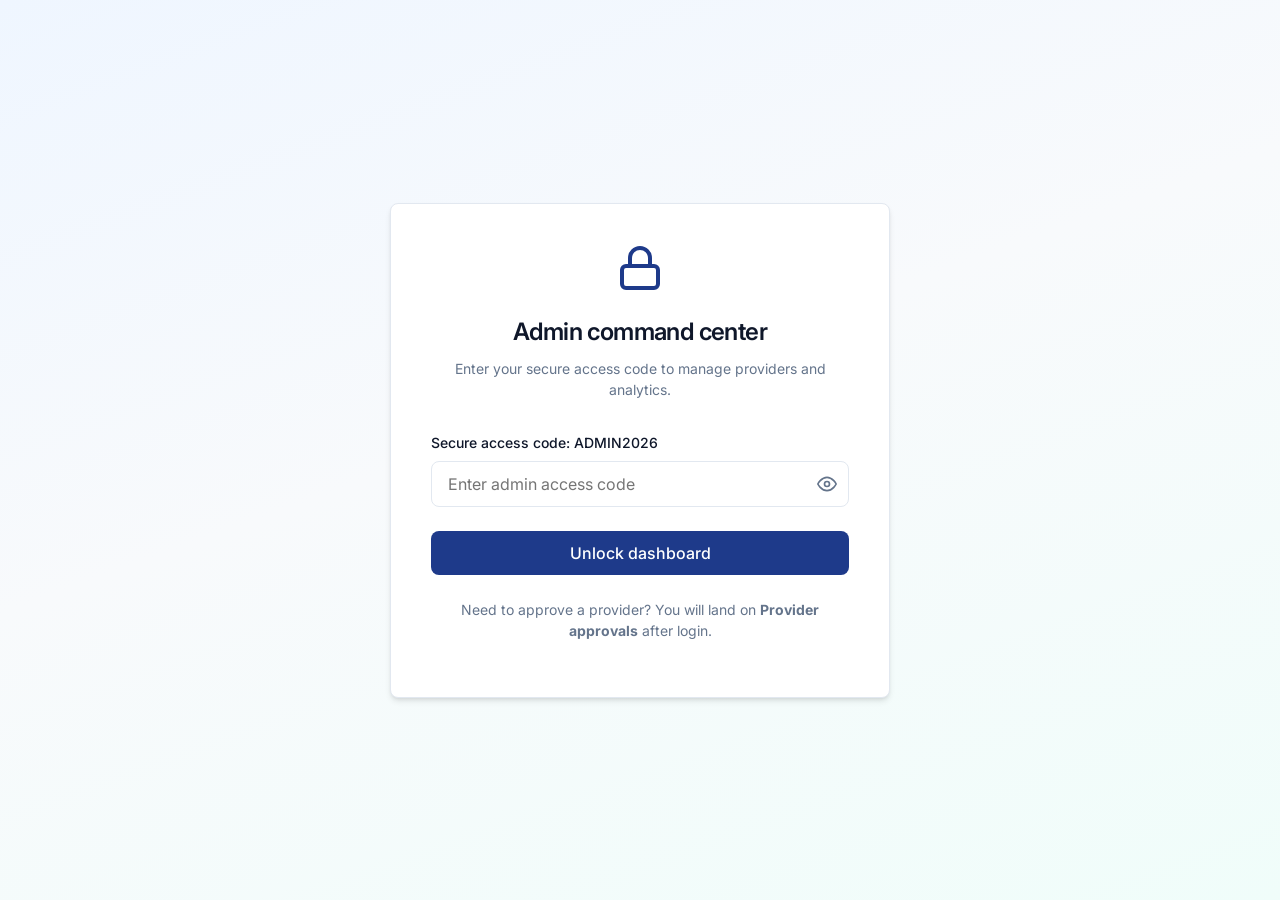
<file: dashboard/admin_login.html>
<!DOCTYPE html>
<html lang="en">
<head>
    <meta charset="UTF-8">
    <meta name="viewport" content="width=device-width, initial-scale=1.0">
    <title>Admin Login — ChaguoAI</title>
    <link href="https://fonts.googleapis.com/css2?family=Inter:wght@400;500;600&display=swap" rel="stylesheet">
    <link rel="stylesheet" href="/static/css/style.css">
    <script>
        (function() {
            const theme = localStorage.getItem('theme') || 'light';
            document.documentElement.setAttribute('data-theme', theme);
        })();
    </script>
</head>
<body class="auth-page">
    <div class="auth-wrapper">
        <div class="card">
            <div class="brand-header">
                <svg viewBox="0 0 24 24" fill="none" stroke="currentColor" stroke-width="2" aria-hidden="true">
                    <rect x="3" y="11" width="18" height="11" rx="2" ry="2"></rect>
                    <path d="M7 11V7a5 5 0 0 1 10 0v4"></path>
                </svg>
                <h1>Admin command center</h1>
                <p>Enter your secure access code to manage providers and analytics.</p>
            </div>

            <div id="alert-box" class="alert" style="display: none;" role="alert"></div>

            <form id="admin-login-form">
                <div class="form-group">
                    <label for="access_code">Secure access code: ADMIN2026</label>
                    <div style="position: relative; display: flex; align-items: center;">
                        <input type="password" id="access_code" name="access_code" placeholder="Enter admin access code" required autocomplete="current-password" style="padding-right: 2.5rem; width: 100%;">
                        <button type="button" class="password-toggle" onclick="togglePasswordVisibility('access_code')" style="position: absolute; right: 0.75rem; background: none; border: none; cursor: pointer; padding: 0; display: flex; align-items: center; color: var(--text-muted);">
                            <svg class="eye-icon" width="20" height="20" viewBox="0 0 24 24" fill="none" stroke="currentColor" stroke-width="2" stroke-linecap="round" stroke-linejoin="round"><path d="M1 12s4-8 11-8 11 8 11 8-4 8-11 8-11-8-11-8z"/><circle cx="12" cy="12" r="3"/></svg>
                        </button>
                    </div>
                </div>
                <button type="submit" class="btn btn-primary btn-block">Unlock dashboard</button>
            </form>

            <p class="auth-footer-text">
                Need to approve a provider? You will land on <strong>Provider approvals</strong> after login.
            </p>
        </div>
    </div>

    <script>
        function togglePasswordVisibility(id) {
            const input = document.getElementById(id);
            const btn = input.nextElementSibling;
            if (input.type === 'password') {
                input.type = 'text';
                btn.innerHTML = `<svg class="eye-off-icon" width="20" height="20" viewBox="0 0 24 24" fill="none" stroke="currentColor" stroke-width="2" stroke-linecap="round" stroke-linejoin="round"><path d="M17.94 17.94A10.07 10.07 0 0 1 12 20c-7 0-11-8-11-8a18.45 18.45 0 0 1 5.06-5.94M9.9 4.24A9.12 9.12 0 0 1 12 4c7 0 11 8 11 8a18.5 18.5 0 0 1-2.16 3.19m-6.72-1.07a3 3 0 1 1-4.24-4.24"/><line x1="1" y1="1" x2="23" y2="23"/></svg>`;
            } else {
                input.type = 'password';
                btn.innerHTML = `<svg class="eye-icon" width="20" height="20" viewBox="0 0 24 24" fill="none" stroke="currentColor" stroke-width="2" stroke-linecap="round" stroke-linejoin="round"><path d="M1 12s4-8 11-8 11 8 11 8-4 8-11 8-11-8-11-8z"/><circle cx="12" cy="12" r="3"/></svg>`;
            }
        }

        document.getElementById('admin-login-form').addEventListener('submit', async (e) => {
            e.preventDefault();
            const code = document.getElementById('access_code').value;
            const alertBox = document.getElementById('alert-box');
            alertBox.style.display = 'none';

            try {
                const res = await fetch('/api/admin/login', {
                    method: 'POST',
                    headers: { 'Content-Type': 'application/json' },
                    body: JSON.stringify({ access_code: code }),
                });
                const data = await res.json();

                if (data.success) {
                    const next = new URLSearchParams(window.location.search).get('next');
                    if (next && next.startsWith('/admin')) {
                        window.location.href = next;
                    } else {
                        window.location.href = '/admin/portal?section=approvals';
                    }
                } else {
                    alertBox.textContent = data.error || 'Access denied';
                    alertBox.className = 'alert alert-error';
                    alertBox.style.display = 'block';
                }
            } catch (err) {
                alertBox.textContent = 'System connection failed. Please try again.';
                alertBox.className = 'alert alert-error';
                alertBox.style.display = 'block';
            }
        });
    </script>
</body>
</html>
</file>
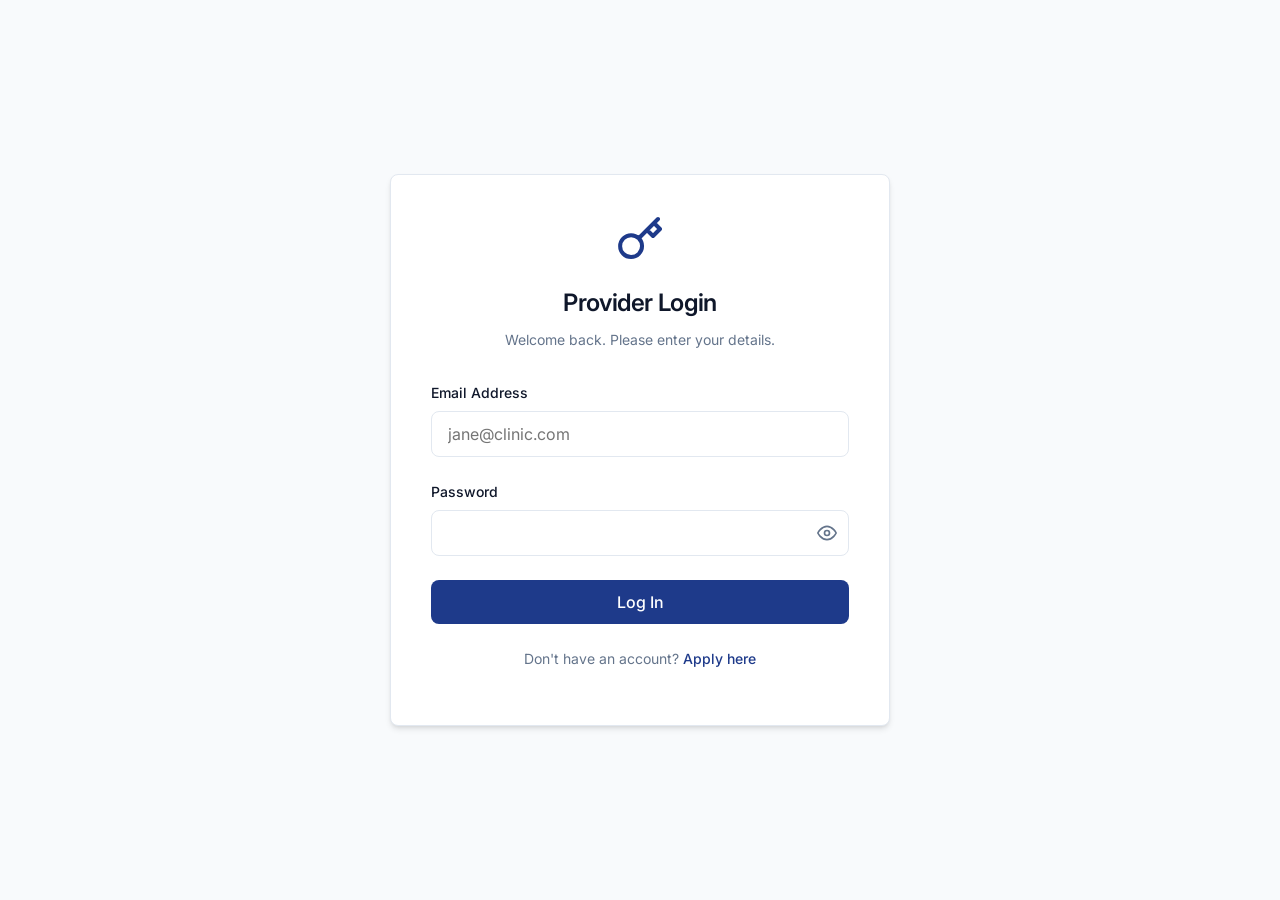
<file: dashboard/provider_login.html>
<!DOCTYPE html>
<html lang="en">

<head>
    <meta charset="UTF-8">
    <meta name="viewport" content="width=device-width, initial-scale=1.0">
    <title>Provider Login - Contraception DSS</title>
    <link href="https://fonts.googleapis.com/css2?family=Inter:wght@400;500;600&display=swap" rel="stylesheet">
    <link rel="stylesheet" href="/static/css/style.css">
    <script>
        (function() {
            const theme = localStorage.getItem('theme') || 'light';
            document.documentElement.setAttribute('data-theme', theme);
        })();
    </script>
</head>

<body>

    <div class="auth-wrapper">
        <div class="card">
            <div class="brand-header">
                <svg xmlns="http://www.w3.org/2000/svg" viewBox="0 0 24 24" fill="none" stroke="currentColor"
                    stroke-width="2" stroke-linecap="round" stroke-linejoin="round">
                    <path
                        d="M21 2l-2 2m-7.61 7.61a5.5 5.5 0 1 1-7.778 7.778 5.5 5.5 0 0 1 7.777-7.777zm0 0L15.5 7.5m0 0l3 3L22 7l-3-3m-3.5 3.5L19 4">
                    </path>
                </svg>
                <h1>Provider Login</h1>
                <p>Welcome back. Please enter your details.</p>
            </div>

            <div id="alert-box" class="alert" style="display: none;"></div>

            <form id="provider-login-form">
                <div class="form-group">
                    <label for="email">Email Address</label>
                    <input type="email" id="email" name="email" required placeholder="jane@clinic.com">
                </div>

                 <div class="form-group">
                     <label for="password">Password</label>
                     <div style="position: relative; display: flex; align-items: center;">
                         <input type="password" id="password" name="password" required style="padding-right: 2.5rem; width: 100%;">
                         <button type="button" class="password-toggle" onclick="togglePasswordVisibility('password')" style="position: absolute; right: 0.75rem; background: none; border: none; cursor: pointer; padding: 0; display: flex; align-items: center; color: var(--text-muted);">
                             <svg width="20" height="20" viewBox="0 0 24 24" fill="none" stroke="currentColor" stroke-width="2" stroke-linecap="round" stroke-linejoin="round"><path d="M1 12s4-8 11-8 11 8 11 8-4 8-11 8-11-8-11-8z"/><circle cx="12" cy="12" r="3"/></svg>
                         </button>
                     </div>
                 </div>

                <button type="submit" class="btn btn-primary btn-block">Log In</button>
            </form>

            <p class="text-center" style="margin-top: 1.5rem; font-size: 0.875rem;">
                Don't have an account? <a href="/provider/register"
                    style="color: var(--primary); text-decoration: none; font-weight: 500;">Apply here</a>
            </p>
        </div>
    </div>

    <script>
        function togglePasswordVisibility(id) {
            const input = document.getElementById(id);
            const btn = input.nextElementSibling;
            if (input.type === 'password') {
                input.type = 'text';
                btn.innerHTML = `<svg width="20" height="20" viewBox="0 0 24 24" fill="none" stroke="currentColor" stroke-width="2" stroke-linecap="round" stroke-linejoin="round"><path d="M17.94 17.94A10.07 10.07 0 0 1 12 20c-7 0-11-8-11-8a18.45 18.45 0 0 1 5.06-5.94M9.9 4.24A9.12 9.12 0 0 1 12 4c7 0 11 8 11 8a18.5 18.5 0 0 1-2.16 3.19m-6.72-1.07a3 3 0 1 1-4.24-4.24"/><line x1="1" y1="1" x2="23" y2="23"/></svg>`;
            } else {
                input.type = 'password';
                btn.innerHTML = `<svg width="20" height="20" viewBox="0 0 24 24" fill="none" stroke="currentColor" stroke-width="2" stroke-linecap="round" stroke-linejoin="round"><path d="M1 12s4-8 11-8 11 8 11 8-4 8-11 8-11-8-11-8z"/><circle cx="12" cy="12" r="3"/></svg>`;
            }
        }

        document.getElementById('provider-login-form').addEventListener('submit', async (e) => {
            e.preventDefault();
            const btn = e.target.querySelector('button');
            const alertBox = document.getElementById('alert-box');

            btn.disabled = true;
            btn.textContent = 'Authenticating...';
            alertBox.style.display = 'none';

            const payload = {
                email: document.getElementById('email').value,
                password: document.getElementById('password').value
            };

            try {
                const res = await fetch('/api/provider/login', {
                    method: 'POST',
                    credentials: 'same-origin',
                    headers: { 'Content-Type': 'application/json' },
                    body: JSON.stringify(payload)
                });

                const data = await res.json();

                if (res.ok) {
                    window.location.href = '/provider';
                } else {
                    throw new Error(data.error || 'Login failed');
                }
            } catch (err) {
                alertBox.className = 'alert alert-error';
                alertBox.textContent = err.message;
                alertBox.style.display = 'block';
                btn.disabled = false;
                btn.textContent = 'Log In';
            }
        });
    </script>
</body>

</html>
</file>
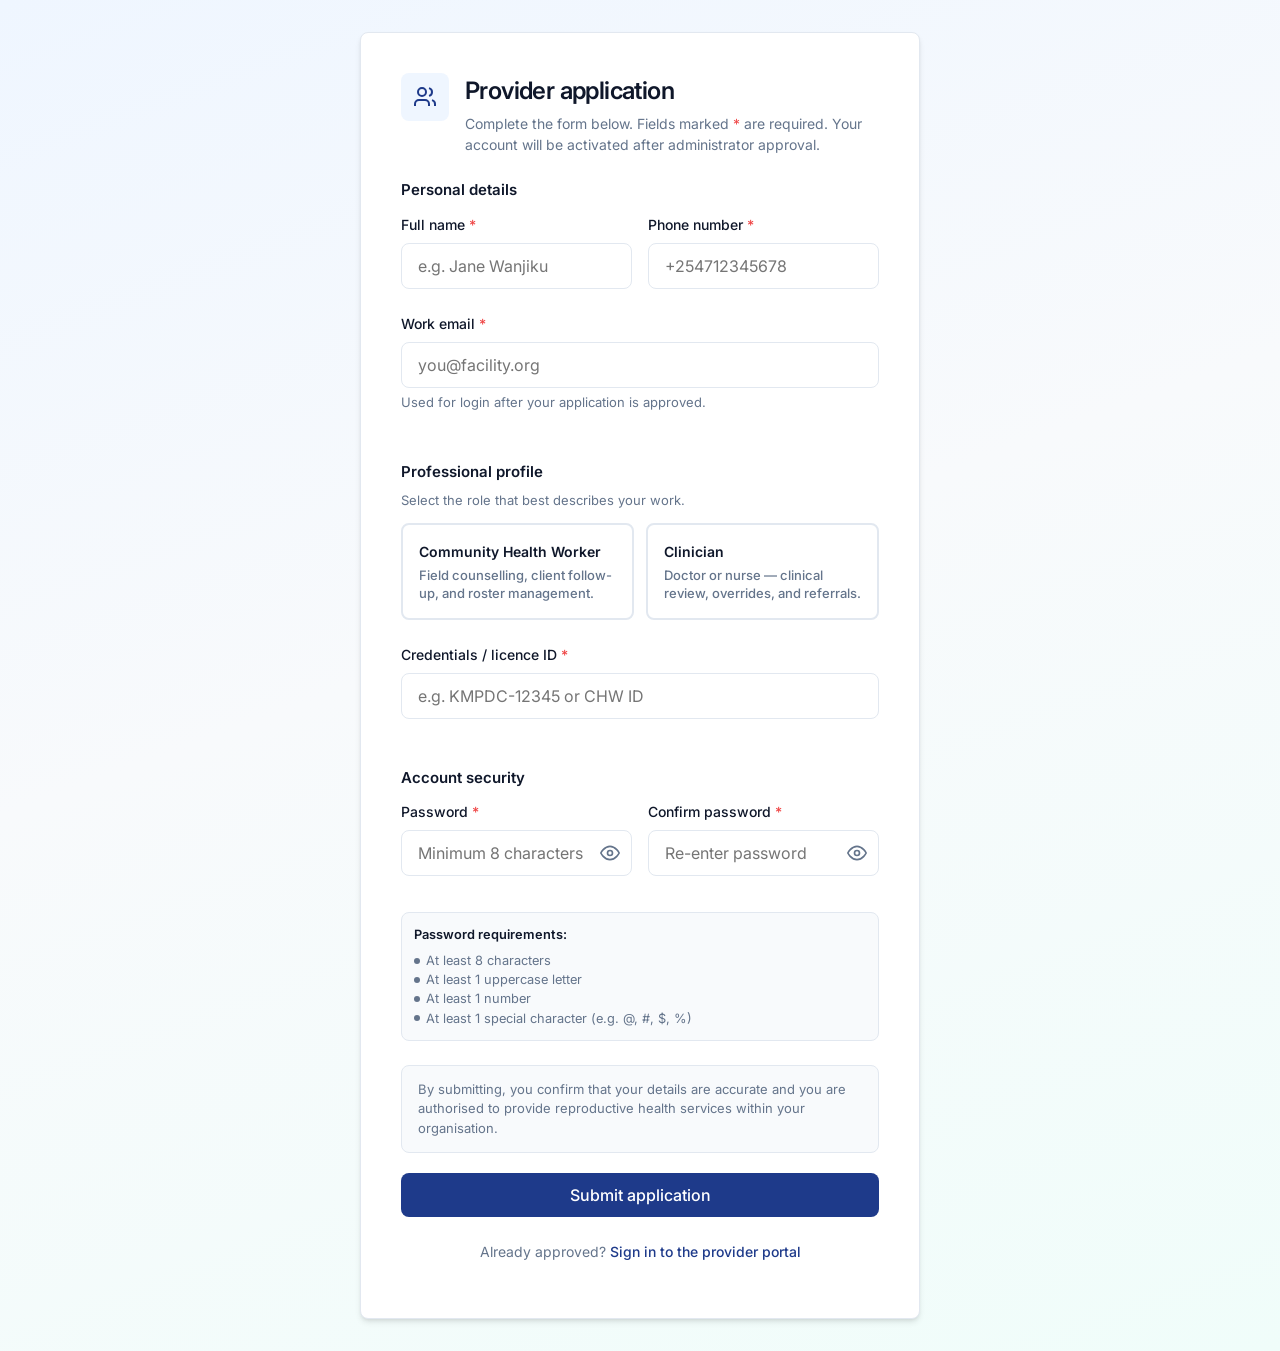
<file: dashboard/provider_register.html>
<!DOCTYPE html>
<html lang="en">
<head>
    <meta charset="UTF-8">
    <meta name="viewport" content="width=device-width, initial-scale=1.0">
    <title>Apply as Provider — ChaguoAI</title>
    <link rel="preconnect" href="https://fonts.googleapis.com">
    <link rel="preconnect" href="https://fonts.gstatic.com" crossorigin>
    <link href="https://fonts.googleapis.com/css2?family=Inter:wght@400;500;600;700&display=swap" rel="stylesheet">
    <link rel="stylesheet" href="/static/css/style.css">
    <script>
        (function() {
            const theme = localStorage.getItem('theme') || 'light';
            document.documentElement.setAttribute('data-theme', theme);
        })();
    </script>
</head>
<body class="auth-page auth-page--register">

    <div class="auth-wrapper">
        <div class="card register-card">
                <div class="brand-header brand-header--left">
                    <div class="brand-mark" aria-hidden="true">
                        <svg xmlns="http://www.w3.org/2000/svg" viewBox="0 0 24 24" fill="none" stroke="currentColor" stroke-width="2">
                            <path d="M16 21v-2a4 4 0 0 0-4-4H6a4 4 0 0 0-4 4v2"></path>
                            <circle cx="9" cy="7" r="4"></circle>
                            <path d="M22 21v-2a4 4 0 0 0-3-3.87"></path>
                            <path d="M16 3.13a4 4 0 0 1 0 7.75"></path>
                        </svg>
                    </div>
                    <div>
                        <h1>Provider application</h1>
                        <p>Complete the form below. Fields marked <span class="required-mark">*</span> are required. Your account will be activated after administrator approval.</p>
                    </div>
                </div>

                <div id="alert-box" class="alert" style="display: none;" role="alert"></div>

                <form id="provider-register-form" novalidate>
                    <fieldset class="form-section">
                        <legend>Personal details</legend>
                        <div class="form-row">
                            <div class="form-group">
                                <label for="fullName">Full name <span class="required-mark">*</span></label>
                                <input type="text" id="fullName" name="fullName" required autocomplete="name" placeholder="e.g. Jane Wanjiku">
                            </div>
                            <div class="form-group">
                                <label for="phone">Phone number <span class="required-mark">*</span></label>
                                <input type="tel" id="phone" name="phone" required autocomplete="tel" placeholder="+254712345678">
                            </div>
                        </div>
                        <div class="form-group">
                            <label for="email">Work email <span class="required-mark">*</span></label>
                            <input type="email" id="email" name="email" required autocomplete="email" placeholder="you@facility.org">
                            <p class="field-hint">Used for login after your application is approved.</p>
                        </div>
                    </fieldset>

                    <fieldset class="form-section">
                        <legend>Professional profile</legend>
                        <p class="field-hint section-hint">Select the role that best describes your work.</p>
                        <div class="role-picker" role="radiogroup" aria-label="Provider role">
                            <label class="role-card">
                                <input type="radio" name="role" value="chw" required>
                                <span class="role-card-body">
                                    <span class="role-card-title">Community Health Worker</span>
                                    <span class="role-card-desc">Field counselling, client follow-up, and roster management.</span>
                                </span>
                            </label>
                            <label class="role-card">
                                <input type="radio" name="role" value="clinician">
                                <span class="role-card-body">
                                    <span class="role-card-title">Clinician</span>
                                    <span class="role-card-desc">Doctor or nurse — clinical review, overrides, and referrals.</span>
                                </span>
                            </label>
                        </div>
                        <div class="form-group">
                            <label for="credentials">Credentials / licence ID <span class="required-mark">*</span></label>
                            <input type="text" id="credentials" name="credentials" required placeholder="e.g. KMPDC-12345 or CHW ID">
                        </div>
                    </fieldset>

                    <fieldset class="form-section">
                        <legend>Account security</legend>
                        <div class="form-row">
                            <div class="form-group">
                                <label for="password">Password <span class="required-mark">*</span></label>
                                <div style="position: relative; display: flex; align-items: center;">
                                    <input type="password" id="password" name="password" required minlength="8" autocomplete="new-password" placeholder="Minimum 8 characters" style="padding-right: 2.5rem; width: 100%;">
                                    <button type="button" class="password-toggle" onclick="togglePasswordVisibility('password')" style="position: absolute; right: 0.75rem; background: none; border: none; cursor: pointer; padding: 0; display: flex; align-items: center; color: var(--text-muted);">
                                        <svg width="20" height="20" viewBox="0 0 24 24" fill="none" stroke="currentColor" stroke-width="2" stroke-linecap="round" stroke-linejoin="round"><path d="M1 12s4-8 11-8 11 8 11 8-4 8-11 8-11-8-11-8z"/><circle cx="12" cy="12" r="3"/></svg>
                                    </button>
                                </div>
                            </div>
                            <div class="form-group">
                                <label for="passwordConfirm">Confirm password <span class="required-mark">*</span></label>
                                <div style="position: relative; display: flex; align-items: center;">
                                    <input type="password" id="passwordConfirm" name="passwordConfirm" required minlength="8" autocomplete="new-password" placeholder="Re-enter password" style="padding-right: 2.5rem; width: 100%;">
                                    <button type="button" class="password-toggle" onclick="togglePasswordVisibility('passwordConfirm')" style="position: absolute; right: 0.75rem; background: none; border: none; cursor: pointer; padding: 0; display: flex; align-items: center; color: var(--text-muted);">
                                        <svg width="20" height="20" viewBox="0 0 24 24" fill="none" stroke="currentColor" stroke-width="2" stroke-linecap="round" stroke-linejoin="round"><path d="M1 12s4-8 11-8 11 8 11 8-4 8-11 8-11-8-11-8z"/><circle cx="12" cy="12" r="3"/></svg>
                                    </button>
                                </div>
                            </div>
                        </div>
                        <div id="password-requirements" style="margin-top: 0.75rem; font-size: 0.8rem; background: var(--bg-color); border: 1px solid var(--border); padding: 0.75rem; border-radius: 8px; color: var(--text-main);">
                            <div style="font-weight: 600; margin-bottom: 0.4rem;">Password requirements:</div>
                            <div id="req-length" class="req-item" style="display: flex; align-items: center; gap: 0.4rem; color: var(--text-muted);"><span class="bullet" style="display:inline-block; width:6px; height:6px; background:var(--text-muted); border-radius:50%;"></span> At least 8 characters</div>
                            <div id="req-upper" class="req-item" style="display: flex; align-items: center; gap: 0.4rem; color: var(--text-muted);"><span class="bullet" style="display:inline-block; width:6px; height:6px; background:var(--text-muted); border-radius:50%;"></span> At least 1 uppercase letter</div>
                            <div id="req-number" class="req-item" style="display: flex; align-items: center; gap: 0.4rem; color: var(--text-muted);"><span class="bullet" style="display:inline-block; width:6px; height:6px; background:var(--text-muted); border-radius:50%;"></span> At least 1 number</div>
                            <div id="req-special" class="req-item" style="display: flex; align-items: center; gap: 0.4rem; color: var(--text-muted);"><span class="bullet" style="display:inline-block; width:6px; height:6px; background:var(--text-muted); border-radius:50%;"></span> At least 1 special character (e.g. @, #, $, %)</div>
                        </div>
                    </fieldset>

                    <div class="register-consent">
                        <p>By submitting, you confirm that your details are accurate and you are authorised to provide reproductive health services within your organisation.</p>
                    </div>

                    <button type="submit" class="btn btn-primary btn-block" id="submit-btn">Submit application</button>
                </form>

                <p class="auth-footer-text">
                    Already approved? <a href="/provider/login">Sign in to the provider portal</a>
                </p>
        </div>
    </div>

    <script>
        function togglePasswordVisibility(id) {
            const input = document.getElementById(id);
            const btn = input.nextElementSibling;
            if (input.type === 'password') {
                input.type = 'text';
                btn.innerHTML = `<svg width="20" height="20" viewBox="0 0 24 24" fill="none" stroke="currentColor" stroke-width="2" stroke-linecap="round" stroke-linejoin="round"><path d="M17.94 17.94A10.07 10.07 0 0 1 12 20c-7 0-11-8-11-8a18.45 18.45 0 0 1 5.06-5.94M9.9 4.24A9.12 9.12 0 0 1 12 4c7 0 11 8 11 8a18.5 18.5 0 0 1-2.16 3.19m-6.72-1.07a3 3 0 1 1-4.24-4.24"/><line x1="1" y1="1" x2="23" y2="23"/></svg>`;
            } else {
                input.type = 'password';
                btn.innerHTML = `<svg width="20" height="20" viewBox="0 0 24 24" fill="none" stroke="currentColor" stroke-width="2" stroke-linecap="round" stroke-linejoin="round"><path d="M1 12s4-8 11-8 11 8 11 8-4 8-11 8-11-8-11-8z"/><circle cx="12" cy="12" r="3"/></svg>`;
            }
        }

        const passwordInput = document.getElementById('password');
        passwordInput.addEventListener('input', () => {
            const val = passwordInput.value;
            updateReqItem('req-length', val.length >= 8);
            updateReqItem('req-upper', /[A-Z]/.test(val));
            updateReqItem('req-number', /[0-9]/.test(val));
            updateReqItem('req-special', /[^A-Za-z0-9]/.test(val));
        });

        function updateReqItem(id, isValid) {
            const el = document.getElementById(id);
            if (isValid) {
                el.style.color = '#10b981';
                el.querySelector('.bullet').style.backgroundColor = '#10b981';
            } else {
                el.style.color = '';
                el.querySelector('.bullet').style.backgroundColor = '';
            }
        }

        const form = document.getElementById('provider-register-form');
        const alertBox = document.getElementById('alert-box');
        const submitBtn = document.getElementById('submit-btn');

        function showAlert(message, type) {
            alertBox.className = 'alert alert-' + type;
            alertBox.textContent = message;
            alertBox.style.display = 'block';
            alertBox.scrollIntoView({ behavior: 'smooth', block: 'nearest' });
        }

        function selectedRole() {
            const checked = form.querySelector('input[name="role"]:checked');
            return checked ? checked.value : '';
        }

        form.addEventListener('submit', async (e) => {
            e.preventDefault();
            alertBox.style.display = 'none';

            const password = document.getElementById('password').value;
            const passwordConfirm = document.getElementById('passwordConfirm').value;
            const role = selectedRole();

            if (!role) {
                showAlert('Please select your role (CHW or Clinician).', 'error');
                return;
            }
            const hasLength = password.length >= 8;
            const hasUpper = /[A-Z]/.test(password);
            const hasNumber = /[0-9]/.test(password);
            const hasSpecial = /[^A-Za-z0-9]/.test(password);

            if (!hasLength || !hasUpper || !hasNumber || !hasSpecial) {
                showAlert('Please make sure your password meets all safety requirements.', 'error');
                return;
            }
            if (password !== passwordConfirm) {
                showAlert('Passwords do not match. Please check and try again.', 'error');
                return;
            }

            submitBtn.disabled = true;
            submitBtn.textContent = 'Submitting…';

            const payload = {
                fullName: document.getElementById('fullName').value.trim(),
                email: document.getElementById('email').value.trim(),
                phone: document.getElementById('phone').value.trim(),
                role,
                credentials: document.getElementById('credentials').value.trim(),
                password,
            };

            try {
                const res = await fetch('/api/provider/register', {
                    method: 'POST',
                    headers: { 'Content-Type': 'application/json' },
                    body: JSON.stringify(payload),
                });
                const data = await res.json();

                if (res.ok && data.success) {
                    const email = encodeURIComponent(payload.email);
                    window.location.href = data.redirect
                        ? data.redirect + '?email=' + email
                        : '/provider/register/confirmation?email=' + email;
                    return;
                }
                throw new Error(data.error || 'Registration failed');
            } catch (err) {
                showAlert(err.message || 'Could not submit application. Please try again.', 'error');
                submitBtn.disabled = false;
                submitBtn.textContent = 'Submit application';
            }
        });
    </script>
</body>
</html>
</file>
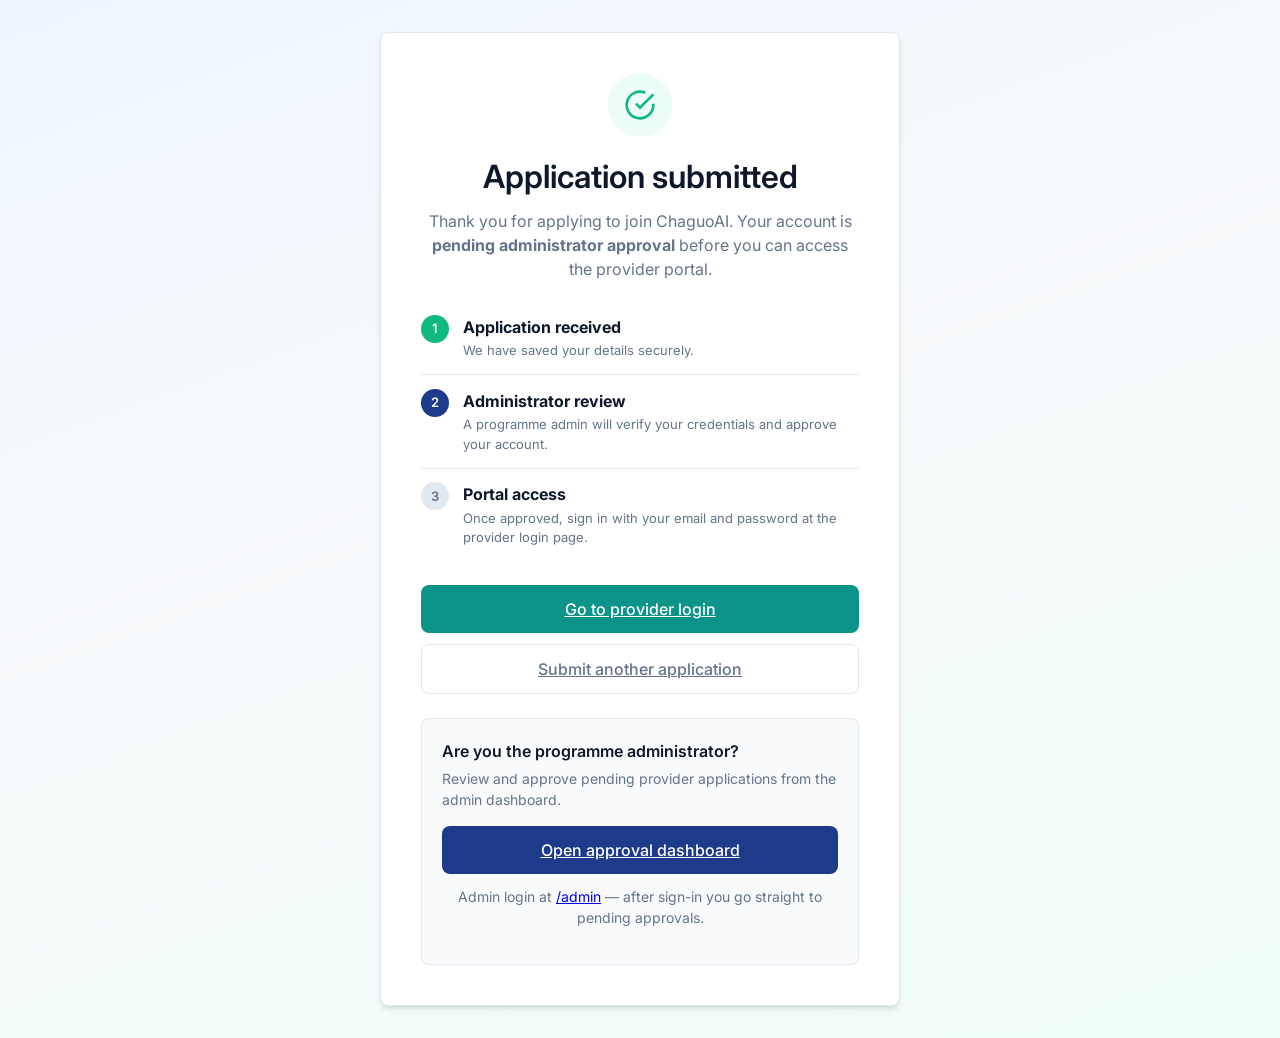
<file: dashboard/provider_register_confirmation.html>
<!DOCTYPE html>
<html lang="en">
<head>
    <meta charset="UTF-8">
    <meta name="viewport" content="width=device-width, initial-scale=1.0">
    <title>Application Received — ChaguoAI</title>
    <link rel="preconnect" href="https://fonts.googleapis.com">
    <link rel="preconnect" href="https://fonts.gstatic.com" crossorigin>
    <link href="https://fonts.googleapis.com/css2?family=Inter:wght@400;500;600;700&display=swap" rel="stylesheet">
    <link rel="stylesheet" href="/static/css/style.css">
    <script>
        (function() {
            const theme = localStorage.getItem('theme') || 'light';
            document.documentElement.setAttribute('data-theme', theme);
        })();
    </script>
</head>
<body class="auth-page">

    <div class="auth-wrapper">
        <div class="card confirmation-card">
            <div class="confirmation-icon" aria-hidden="true">
                <svg viewBox="0 0 24 24" fill="none" stroke="currentColor" stroke-width="2">
                    <path d="M22 11.08V12a10 10 0 1 1-5.93-9.14"></path>
                    <polyline points="22 4 12 14.01 9 11.01"></polyline>
                </svg>
            </div>

            <h1>Application submitted</h1>
            <p class="confirmation-lead">
                Thank you for applying to join ChaguoAI. Your account is <strong>pending administrator approval</strong> before you can access the provider portal.
            </p>

            <p id="confirmation-email" class="confirmation-email muted" hidden></p>

            <ol class="confirmation-steps">
                <li class="confirmation-step confirmation-step--done">
                    <span class="step-num">1</span>
                    <div>
                        <strong>Application received</strong>
                        <p>We have saved your details securely.</p>
                    </div>
                </li>
                <li class="confirmation-step confirmation-step--active">
                    <span class="step-num">2</span>
                    <div>
                        <strong>Administrator review</strong>
                        <p>A programme admin will verify your credentials and approve your account.</p>
                    </div>
                </li>
                <li class="confirmation-step">
                    <span class="step-num">3</span>
                    <div>
                        <strong>Portal access</strong>
                        <p>Once approved, sign in with your email and password at the provider login page.</p>
                    </div>
                </li>
            </ol>

            <div class="confirmation-actions">
                <a href="/provider/login" class="btn btn-secondary btn-block">Go to provider login</a>
                <a href="/provider/register" class="btn btn-ghost btn-block">Submit another application</a>
            </div>

            <div class="confirmation-admin-box">
                <h2>Are you the programme administrator?</h2>
                <p>Review and approve pending provider applications from the admin dashboard.</p>
                <a href="/admin?next=%2Fadmin%2Fportal%3Fsection%3Dapprovals" class="btn btn-primary btn-block">Open approval dashboard</a>
                <p class="field-hint text-center" style="margin-top: 0.75rem;">
                    Admin login at <a href="/admin">/admin</a> — after sign-in you go straight to pending approvals.
                </p>
            </div>
        </div>
    </div>

    <script>
        (function () {
            const params = new URLSearchParams(window.location.search);
            const email = params.get('email');
            if (email) {
                const el = document.getElementById('confirmation-email');
                el.textContent = 'Registered email: ' + decodeURIComponent(email);
                el.hidden = false;
            }
        })();
    </script>
</body>
</html>
</file>
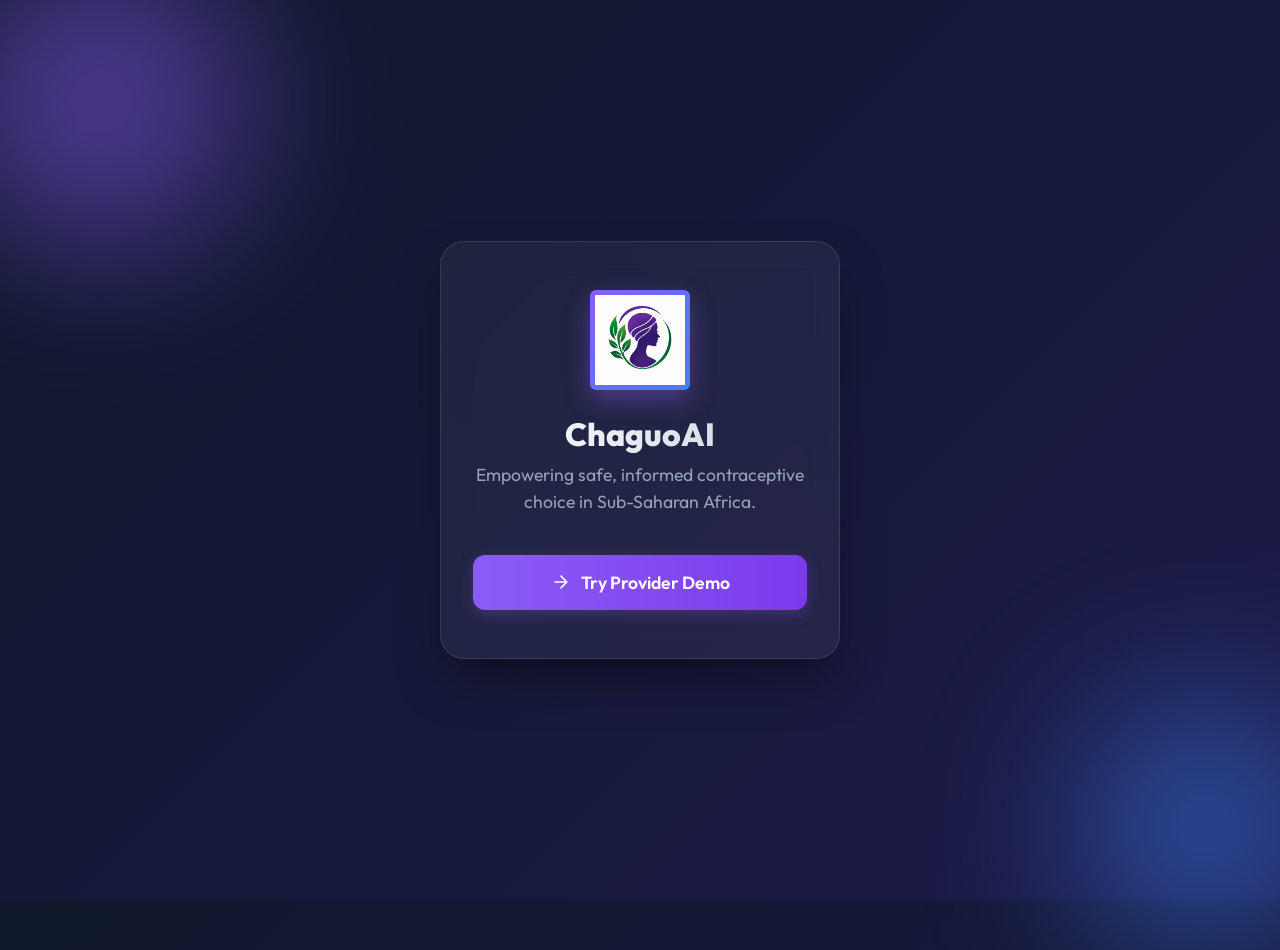
<file: dashboard/welcome.html>
<!DOCTYPE html>
<html lang="en">
<head>
    <meta charset="UTF-8">
    <meta name="viewport" content="width=device-width, initial-scale=1.0">
    <title>Welcome to ChaguoAI</title>
    <!-- Modern Google Font -->
    <link href="https://fonts.googleapis.com/css2?family=Outfit:wght@300;400;600;800&display=swap" rel="stylesheet">
    <style>
        :root {
            --bg-gradient: linear-gradient(135deg, #0f172a 0%, #1e1b4b 100%);
            --glass-bg: rgba(255, 255, 255, 0.05);
            --glass-border: rgba(255, 255, 255, 0.1);
            --accent: #8b5cf6;
            --accent-hover: #7c3aed;
            --text-main: #f8fafc;
            --text-muted: #94a3b8;
        }

        * {
            box-sizing: border-box;
            margin: 0;
            padding: 0;
            font-family: 'Outfit', sans-serif;
        }

        body {
            background: var(--bg-gradient);
            color: var(--text-main);
            min-height: 100vh;
            display: flex;
            align-items: center;
            justify-content: center;
            padding: 1.5rem;
            overflow: hidden;
            position: relative;
        }

        /* Ambient background orbs */
        .orb {
            position: absolute;
            border-radius: 50%;
            filter: blur(80px);
            opacity: 0.5;
            z-index: 0;
            animation: float 10s ease-in-out infinite alternate;
        }
        .orb-1 {
            width: 300px;
            height: 300px;
            background: #8b5cf6;
            top: -50px;
            left: -50px;
        }
        .orb-2 {
            width: 250px;
            height: 250px;
            background: #3b82f6;
            bottom: -50px;
            right: -50px;
            animation-delay: -5s;
        }

        @keyframes float {
            0% { transform: translate(0, 0) scale(1); }
            100% { transform: translate(20px, 20px) scale(1.1); }
        }

        .container {
            position: relative;
            z-index: 1;
            background: var(--glass-bg);
            backdrop-filter: blur(16px);
            -webkit-backdrop-filter: blur(16px);
            border: 1px solid var(--glass-border);
            border-radius: 24px;
            padding: 3rem 2rem;
            width: 100%;
            max-width: 400px;
            text-align: center;
            box-shadow: 0 25px 50px -12px rgba(0, 0, 0, 0.5);
            animation: slideUp 0.6s cubic-bezier(0.16, 1, 0.3, 1);
        }

        @keyframes slideUp {
            from { opacity: 0; transform: translateY(20px); }
            to { opacity: 1; transform: translateY(0); }
        }

        
        .logo {
            width: 100px;
            height: 100px;
            background: linear-gradient(135deg, #8b5cf6, #3b82f6);
            border-radius: 6px;
            margin: 0 auto 1.5rem;
            display: flex;
            align-items: center;
            justify-content: center;
            box-shadow: 0 10px 25px rgba(139, 92, 246, 0.4);
            
            /* Prevents any image overflow from breaking the rounded corners */
            overflow: hidden; 
        }

        .logo img {
            /* Scale the image to fit the container */
            width: 100%;
            height: 100%;
            
            /* Cover keeps the aspect ratio while filling the box. 
            If your logo has a transparent background and needs to fit entirely 
            without cropping, use 'contain' instead of 'cover'. */
            object-fit: contain; 
            
            /* Optional: If your logo is a transparent PNG/SVG and needs a little breathing room 
            so it doesn't touch the borders of the gradient box */
            padding: 5PX;
            box-sizing: border-box;
        }

        h1 {
            font-size: 2rem;
            font-weight: 800;
            margin-bottom: 0.5rem;
            background: linear-gradient(to right, #fff, #cbd5e1);
            -webkit-background-clip: text;
            background-clip: text;
            -webkit-text-fill-color: transparent;
        }

        p {
            color: var(--text-muted);
            font-size: 1.1rem;
            margin-bottom: 2.5rem;
            line-height: 1.5;
        }

        .demo-btn {
            display: inline-flex;
            align-items: center;
            justify-content: center;
            width: 100%;
            padding: 1rem 1.5rem;
            font-size: 1.1rem;
            font-weight: 600;
            color: white;
            background: linear-gradient(to right, var(--accent), var(--accent-hover));
            border: none;
            border-radius: 12px;
            text-decoration: none;
            cursor: pointer;
            transition: all 0.3s ease;
            box-shadow: 0 4px 15px rgba(139, 92, 246, 0.3);
            position: relative;
            overflow: hidden;
        }

        .demo-btn::before {
            content: '';
            position: absolute;
            top: 0;
            left: 0;
            width: 100%;
            height: 100%;
            background: linear-gradient(to right, transparent, rgba(255,255,255,0.2), transparent);
            transform: translateX(-100%);
            transition: transform 0.5s ease;
        }

        .demo-btn:hover {
            transform: translateY(-2px);
            box-shadow: 0 8px 25px rgba(139, 92, 246, 0.5);
        }

        .demo-btn:hover::before {
            transform: translateX(100%);
        }

        .demo-btn svg {
            margin-right: 10px;
            width: 20px;
            height: 20px;
        }

        /* Mobile tweaks */
        @media (max-width: 480px) {
            .container {
                padding: 2.5rem 1.5rem;
            }
            h1 { font-size: 1.75rem; }
        }
    </style>
</head>
<body>
    <div class="orb orb-1"></div>
    <div class="orb orb-2"></div>
    
    <div class="container">
        <div class="logo">
            <img src="../static/images/ChaguoAI-logo.png" alt="ChaguoAI Logo">
        </div>
        <h1>ChaguoAI</h1>
        <p>Empowering safe, informed contraceptive choice in Sub-Saharan Africa.</p>
        
        <a href="/demo/provider" class="demo-btn">
            <svg viewBox="0 0 24 24" fill="none" stroke="currentColor" stroke-width="2" stroke-linecap="round" stroke-linejoin="round">
                <path d="M5 12h14M12 5l7 7-7 7"/>
            </svg>
            Try Provider Demo
        </a>
    </div>
</body>
</html>
</file>
<file: static/css/style.css>
:root {
  --primary: #1e3a8a; /* Deep clinical blue */
  --primary-hover: #1e40af;
  --secondary: #0d9488; /* Teal accent */
  --secondary-hover: #0f766e;
  --bg-color: #f8fafc;
  --surface: #ffffff;
  --text-main: #0f172a;
  --text-muted: #64748b;
  --border: #e2e8f0;
  --shadow-sm: 0 1px 2px 0 rgb(0 0 0 / 0.05);
  --shadow-md: 0 4px 6px -1px rgb(0 0 0 / 0.1), 0 2px 4px -2px rgb(0 0 0 / 0.1);
  --radius: 8px;
  --font-sans: 'Inter', -apple-system, BlinkMacSystemFont, "Segoe UI", Roboto, Helvetica, Arial, sans-serif;
  --danger: #ef4444;
  --success: #10b981;
  --hover-bg: #f8fafc;
}

[data-theme="dark"] {
  --primary: #60a5fa; /* Lighter primary blue for dark mode */
  --primary-hover: #3b82f6;
  --secondary: #2dd4bf; /* Lighter teal for dark mode */
  --secondary-hover: #14b8a6;
  --bg-color: #0f172a; /* Slate 900 */
  --surface: #1e293b; /* Slate 800 */
  --text-main: #f8fafc; /* Slate 50 */
  --text-muted: #94a3b8; /* Slate 400 */
  --border: #334155; /* Slate 700 */
  --shadow-sm: 0 1px 2px 0 rgb(0 0 0 / 0.5);
  --shadow-md: 0 4px 6px -1px rgb(0 0 0 / 0.8), 0 2px 4px -2px rgb(0 0 0 / 0.8);
  --hover-bg: #334155;
}

/* Skeleton Loaders */
.skeleton {
  background: linear-gradient(90deg, #f1f5f9 25%, #e2e8f0 50%, #f1f5f9 75%);
  background-size: 200% 100%;
  animation: skeleton-shimmer 1.5s infinite;
  border-radius: var(--radius);
  display: inline-block;
  height: 1.25rem;
  width: 100%;
}
[data-theme="dark"] .skeleton {
  background: linear-gradient(90deg, #334155 25%, #475569 50%, #334155 75%);
  background-size: 200% 100%;
}
@keyframes skeleton-shimmer {
  0% { background-position: 200% 0; }
  100% { background-position: -200% 0; }
}
.skeleton-row {
  display: flex;
  flex-direction: column;
  gap: 0.75rem;
  padding: 1rem;
  border: 1px solid var(--border);
  border-radius: var(--radius);
  margin-bottom: 0.75rem;
  background: var(--surface);
}
.skeleton-text {
  height: 1rem;
  border-radius: 4px;
}
.skeleton-text.short {
  width: 60%;
}
.skeleton-title {
  height: 1.5rem;
  width: 40%;
  margin-bottom: 0.5rem;
}


* {
  box-sizing: border-box;
  margin: 0;
  padding: 0;
}

body {
  font-family: var(--font-sans);
  background-color: var(--bg-color);
  color: var(--text-main);
  line-height: 1.5;
  -webkit-font-smoothing: antialiased;
}

/* Typography */
h1, h2, h3, h4 {
  font-weight: 600;
  color: var(--text-main);
  margin-bottom: 0.5rem;
}

p {
  color: var(--text-muted);
  margin-bottom: 1rem;
}

/* Layout */
.container {
  width: 100%;
  max-width: 1200px;
  margin: 0 auto;
  padding: 0 1.5rem;
}

.auth-wrapper {
  min-height: 100vh;
  display: flex;
  align-items: center;
  justify-content: center;
  padding: 2rem 1rem;
}

.card {
  background: var(--surface);
  border-radius: var(--radius);
  box-shadow: var(--shadow-md);
  border: 1px solid var(--border);
  padding: 2.5rem;
  width: 100%;
  max-width: 500px;
}

/* Forms */
.form-group {
  margin-bottom: 1.5rem;
}

label {
  display: block;
  font-size: 0.875rem;
  font-weight: 500;
  margin-bottom: 0.5rem;
  color: var(--text-main);
}

input, select, textarea {
  width: 100%;
  padding: 0.75rem 1rem;
  border: 1px solid var(--border);
  border-radius: var(--radius);
  font-family: var(--font-sans);
  font-size: 1rem;
  transition: all 0.2s ease;
  background-color: var(--surface);
  color: var(--text-main);
}

input:focus, select:focus, textarea:focus {
  outline: none;
  border-color: var(--primary);
  box-shadow: 0 0 0 3px rgba(30, 58, 138, 0.1);
}

/* Buttons */
.btn {
  display: inline-flex;
  align-items: center;
  justify-content: center;
  padding: 0.75rem 1.5rem;
  font-weight: 500;
  border-radius: var(--radius);
  border: none;
  cursor: pointer;
  transition: all 0.2s ease;
  font-family: inherit;
  font-size: 1rem;
}

.btn-primary {
  background-color: var(--primary);
  color: white;
}

.btn-primary:hover {
  background-color: var(--primary-hover);
}

.btn-secondary {
  background-color: var(--secondary);
  color: white;
}

.btn-secondary:hover {
  background-color: var(--secondary-hover);
}

.btn-block {
  width: 100%;
}

.text-center {
  text-align: center;
}

.brand-header {
  text-align: center;
  margin-bottom: 2rem;
}

.brand-header svg {
  width: 48px;
  height: 48px;
  color: var(--primary);
  margin-bottom: 1rem;
}

.brand-header h1 {
  font-size: 1.5rem;
  letter-spacing: -0.025em;
}

.brand-header p {
  font-size: 0.875rem;
}

/* Alerts */
.alert {
  padding: 1rem;
  border-radius: var(--radius);
  margin-bottom: 1.5rem;
  font-size: 0.875rem;
}

.alert-error {
  background-color: #fef2f2;
  border: 1px solid #fecaca;
  color: #991b1b;
}

.alert-success {
  background-color: #ecfdf5;
  border: 1px solid #a7f3d0;
  color: #065f46;
}

/* Dashboard specific Layouts */
.dash-layout {
  display: flex;
  min-height: 100vh;
}

.dash-sidebar {
  width: 250px;
  background-color: var(--surface);
  border-right: 1px solid var(--border);
  display: flex;
  flex-direction: column;
}

.sidebar-header {
  padding: 1.5rem;
  border-bottom: 1px solid var(--border);
}

.sidebar-nav {
  padding: 1rem 0;
  flex: 1;
  display: flex;
  flex-direction: column;
  justify-content: space-between;
}

:root {
  --nav-active-bg: rgba(30, 58, 138, 0.05);
}
[data-theme="dark"] {
  --nav-active-bg: rgba(96, 165, 250, 0.1);
}

.nav-item {
  display: flex;
  align-items: center;
  padding: 0.75rem 1.5rem;
  color: var(--text-muted);
  text-decoration: none;
  font-weight: 500;
  transition: all 0.2s ease-in-out;
}

.nav-item:hover, .nav-item.active {
  background-color: var(--nav-active-bg);
  color: var(--primary);
  border-right: 3px solid var(--primary);
}

.dash-main {
  flex: 1;
  background-color: var(--bg-color);
  padding: 2rem;
  overflow-y: auto;
}

.topbar {
  display: flex;
  justify-content: space-between;
  align-items: center;
  margin-bottom: 2rem;
}

/* Tables */
.table-container {
  background: var(--surface);
  border-radius: var(--radius);
  box-shadow: var(--shadow-sm);
  border: 1px solid var(--border);
  overflow: auto;
}

table {
  width: 100%;
  border-collapse: collapse;
  text-align: left;
}

th {
  background-color: #f8fafc;
  padding: 1rem;
  font-size: 0.875rem;
  font-weight: 600;
  color: var(--text-muted);
  border-bottom: 1px solid var(--border);
}

td {
  padding: 1rem;
  border-bottom: 1px solid var(--border);
  color: var(--text-main);
  font-size: 0.875rem;
}

tr:last-child td {
  border-bottom: none;
}

.badge {
  display: inline-flex;
  align-items: center;
  padding: 0.25rem 0.75rem;
  border-radius: 9999px;
  font-size: 0.75rem;
  font-weight: 600;
}
.badge-chw { background: #e0e7ff; color: #4338ca; }
.badge-clinician { background: #dcfce7; color: #166534; }
.badge-pending { background: #fef9c3; color: #a16207; }

/* Auth pages — registration & confirmation */
.auth-page {
  background: linear-gradient(160deg, #eff6ff 0%, var(--bg-color) 45%, #f0fdfa 100%);
}

.auth-wrapper--wide {
  align-items: stretch;
  max-width: 1100px;
  width: 100%;
}

.register-layout {
  display: grid;
  grid-template-columns: 1fr 1.15fr;
  gap: 1.5rem;
  width: 100%;
  align-items: start;
}

.register-aside {
  background: linear-gradient(145deg, var(--primary) 0%, #1e40af 55%, var(--secondary) 100%);
  color: #fff;
  border-radius: calc(var(--radius) + 4px);
  padding: 2rem;
  box-shadow: var(--shadow-md);
}

.register-aside h2 {
  color: #fff;
  font-size: 1.5rem;
  margin-bottom: 0.75rem;
  line-height: 1.3;
}

.register-eyebrow {
  font-size: 0.75rem;
  font-weight: 600;
  letter-spacing: 0.08em;
  text-transform: uppercase;
  opacity: 0.85;
  margin-bottom: 0.75rem;
}

.register-aside-lead {
  color: rgba(255, 255, 255, 0.9);
  margin-bottom: 1.5rem;
}

.register-benefits {
  list-style: none;
  margin: 0 0 1.5rem;
  padding: 0;
}

.register-benefits li {
  display: flex;
  gap: 0.75rem;
  align-items: flex-start;
  margin-bottom: 0.85rem;
  color: rgba(255, 255, 255, 0.95);
  font-size: 0.9375rem;
}

.register-benefit-icon {
  flex-shrink: 0;
  width: 1.35rem;
  height: 1.35rem;
  border-radius: 999px;
  background: rgba(255, 255, 255, 0.2);
  display: inline-flex;
  align-items: center;
  justify-content: center;
  font-size: 0.75rem;
  font-weight: 700;
}

.register-aside-note {
  background: rgba(255, 255, 255, 0.12);
  border: 1px solid rgba(255, 255, 255, 0.2);
  border-radius: var(--radius);
  padding: 1rem;
}

.register-aside-note strong {
  display: block;
  margin-bottom: 0.35rem;
}

.register-aside-note p {
  color: rgba(255, 255, 255, 0.88);
  margin: 0;
  font-size: 0.875rem;
}

.register-card {
  max-width: 560px;
}

.brand-header--left {
  text-align: left;
  display: flex;
  gap: 1rem;
  align-items: flex-start;
  margin-bottom: 1.5rem;
}

.brand-header--left .brand-mark {
  width: 3rem;
  height: 3rem;
  border-radius: var(--radius);
  background: #eff6ff;
  color: var(--primary);
  display: flex;
  align-items: center;
  justify-content: center;
  flex-shrink: 0;
}

.brand-header--left .brand-mark svg {
  width: 1.5rem;
  height: 1.5rem;
  margin: 0;
}

.brand-header--left h1 {
  margin-bottom: 0.25rem;
}

.brand-header--left p {
  margin: 0;
  font-size: 0.875rem;
}

.required-mark {
  color: var(--danger);
}

.form-section {
  border: none;
  margin: 0 0 1.5rem;
  padding: 0;
}

.form-section legend {
  font-size: 0.9375rem;
  font-weight: 600;
  color: var(--text-main);
  margin-bottom: 0.75rem;
  padding: 0;
}

.form-row {
  display: grid;
  grid-template-columns: 1fr 1fr;
  gap: 1rem;
}

.field-hint {
  font-size: 0.8125rem;
  color: var(--text-muted);
  margin-top: 0.35rem;
  margin-bottom: 0;
}

.section-hint {
  margin-top: -0.25rem;
  margin-bottom: 0.75rem;
}

.role-picker {
  display: grid;
  grid-template-columns: 1fr 1fr;
  gap: 0.75rem;
  margin-bottom: 1rem;
}

.role-card {
  position: relative;
  cursor: pointer;
}

.role-card input {
  position: absolute;
  opacity: 0;
  pointer-events: none;
}

.role-card-body {
  display: block;
  border: 2px solid var(--border);
  border-radius: var(--radius);
  padding: 1rem;
  transition: border-color 0.2s, box-shadow 0.2s, background 0.2s;
  height: 100%;
}

.role-card input:focus-visible + .role-card-body {
  box-shadow: 0 0 0 3px rgba(30, 58, 138, 0.15);
}

.role-card input:checked + .role-card-body {
  border-color: var(--primary);
  background: #eff6ff;
}

.role-card-title {
  display: block;
  font-weight: 600;
  color: var(--text-main);
  margin-bottom: 0.25rem;
}

.role-card-desc {
  display: block;
  font-size: 0.8125rem;
  color: var(--text-muted);
  line-height: 1.4;
}

.register-consent {
  background: #f8fafc;
  border: 1px solid var(--border);
  border-radius: var(--radius);
  padding: 0.875rem 1rem;
  margin-bottom: 1.25rem;
}

.register-consent p {
  margin: 0;
  font-size: 0.8125rem;
  color: var(--text-muted);
}

.auth-footer-text {
  text-align: center;
  margin-top: 1.5rem;
  font-size: 0.875rem;
  color: var(--text-muted);
}

.auth-footer-text a {
  color: var(--primary);
  font-weight: 500;
  text-decoration: none;
}

.auth-footer-text a:hover {
  text-decoration: underline;
}

.btn-ghost {
  background: transparent;
  color: var(--text-muted);
  border: 1px solid var(--border);
}

.btn-ghost:hover {
  background: #f8fafc;
  color: var(--text-main);
}

.btn-sm {
  padding: 0.45rem 0.9rem;
  font-size: 0.8125rem;
}

.muted {
  color: var(--text-muted);
}

/* Confirmation page */
.confirmation-card {
  max-width: 520px;
  text-align: center;
}

.confirmation-icon {
  width: 4rem;
  height: 4rem;
  margin: 0 auto 1rem;
  border-radius: 999px;
  background: #ecfdf5;
  color: var(--success);
  display: flex;
  align-items: center;
  justify-content: center;
}

.confirmation-icon svg {
  width: 2rem;
  height: 2rem;
}

.confirmation-lead {
  font-size: 1rem;
  margin-bottom: 1.25rem;
}

.confirmation-email {
  font-size: 0.875rem;
  margin-bottom: 1.25rem;
}

.confirmation-steps {
  list-style: none;
  margin: 0 0 1.5rem;
  padding: 0;
  text-align: left;
}

.confirmation-step {
  display: flex;
  gap: 0.85rem;
  padding: 0.85rem 0;
  border-bottom: 1px solid var(--border);
}

.confirmation-step:last-child {
  border-bottom: none;
}

.confirmation-step .step-num {
  flex-shrink: 0;
  width: 1.75rem;
  height: 1.75rem;
  border-radius: 999px;
  background: #e2e8f0;
  color: var(--text-muted);
  font-size: 0.8125rem;
  font-weight: 600;
  display: inline-flex;
  align-items: center;
  justify-content: center;
}

.confirmation-step--done .step-num {
  background: var(--success);
  color: #fff;
}

.confirmation-step--active .step-num {
  background: var(--primary);
  color: #fff;
}

.confirmation-step strong {
  display: block;
  margin-bottom: 0.15rem;
}

.confirmation-step p {
  margin: 0;
  font-size: 0.8125rem;
}

.confirmation-actions {
  display: flex;
  flex-direction: column;
  gap: 0.65rem;
  margin-bottom: 1.5rem;
}

.confirmation-admin-box {
  text-align: left;
  background: #f8fafc;
  border: 1px solid var(--border);
  border-radius: var(--radius);
  padding: 1.25rem;
}

.confirmation-admin-box h2 {
  font-size: 1rem;
  margin-bottom: 0.35rem;
}

.confirmation-admin-box p {
  font-size: 0.875rem;
  margin-bottom: 1rem;
}

@media (max-width: 900px) {
  .register-layout {
    grid-template-columns: 1fr;
  }

  .register-aside {
    order: 2;
  }

  .form-row,
  .role-picker {
    grid-template-columns: 1fr;
  }
}

/* Dark mode alerts styling overrides */
[data-theme="dark"] .alert-error {
  background-color: rgba(239, 68, 68, 0.15) !important;
  border: 1px solid rgba(239, 68, 68, 0.3) !important;
  color: #f87171 !important;
}

[data-theme="dark"] .alert-success {
  background-color: rgba(16, 185, 129, 0.15) !important;
  border: 1px solid rgba(16, 185, 129, 0.3) !important;
  color: #34d399 !important;
}
</file>
